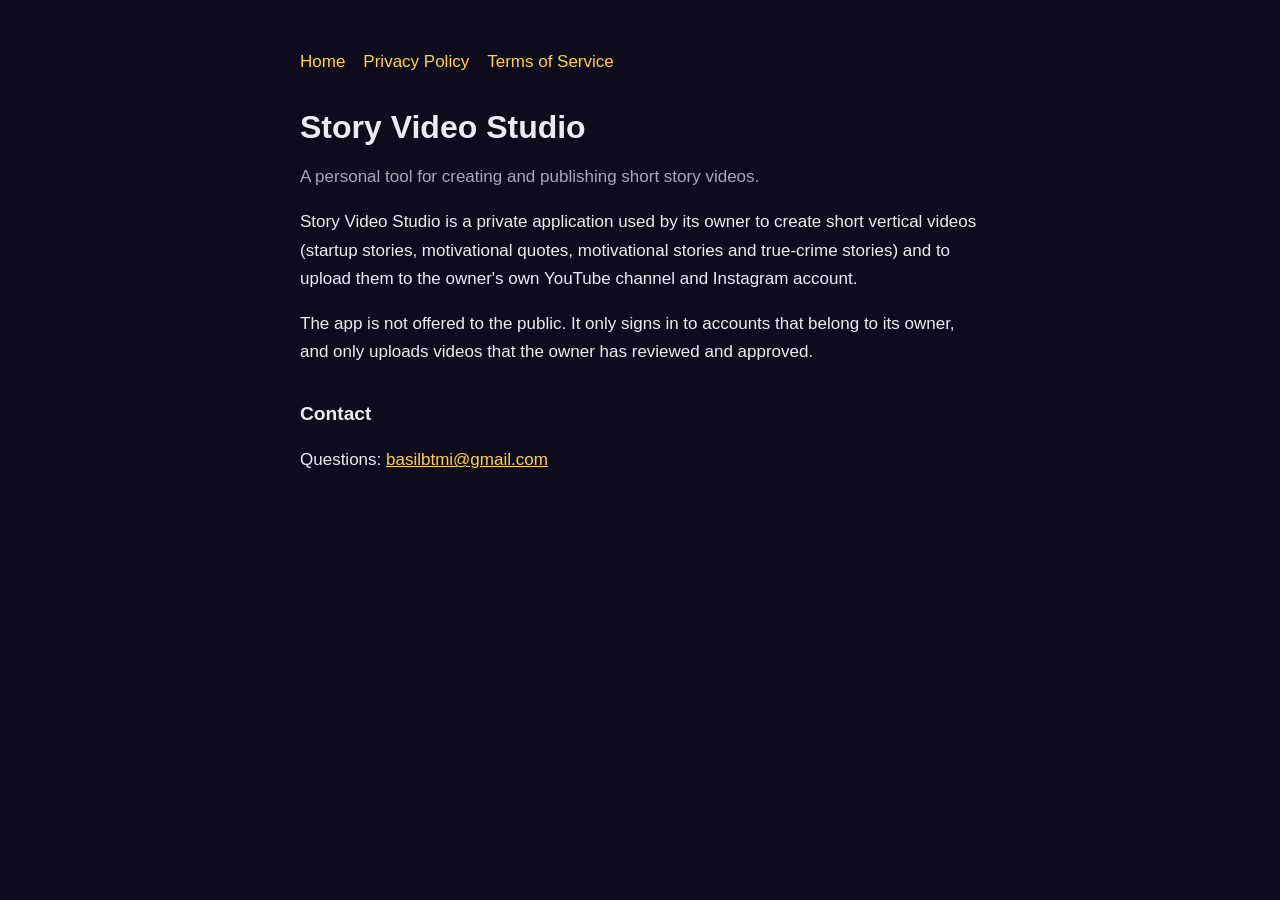
<file: index.html>
<!doctype html>
<html lang="en"><head><meta charset="utf-8"><meta name="viewport" content="width=device-width,initial-scale=1">
<title>Story Video Studio</title><link rel="stylesheet" href="style.css"></head>
<body><main>
<nav><a href="index.html">Home</a><a href="privacy.html">Privacy Policy</a><a href="terms.html">Terms of Service</a></nav>
<h1>Story Video Studio</h1>
<p class="muted">A personal tool for creating and publishing short story videos.</p>
<p>Story Video Studio is a private application used by its owner to create short vertical videos (startup stories, motivational quotes, motivational stories and true-crime stories) and to upload them to the owner's own YouTube channel and Instagram account.</p>
<p>The app is not offered to the public. It only signs in to accounts that belong to its owner, and only uploads videos that the owner has reviewed and approved.</p>
<h2>Contact</h2>
<p>Questions: <a href="mailto:basilbtmi@gmail.com">basilbtmi@gmail.com</a></p>
</main></body></html>
</file>
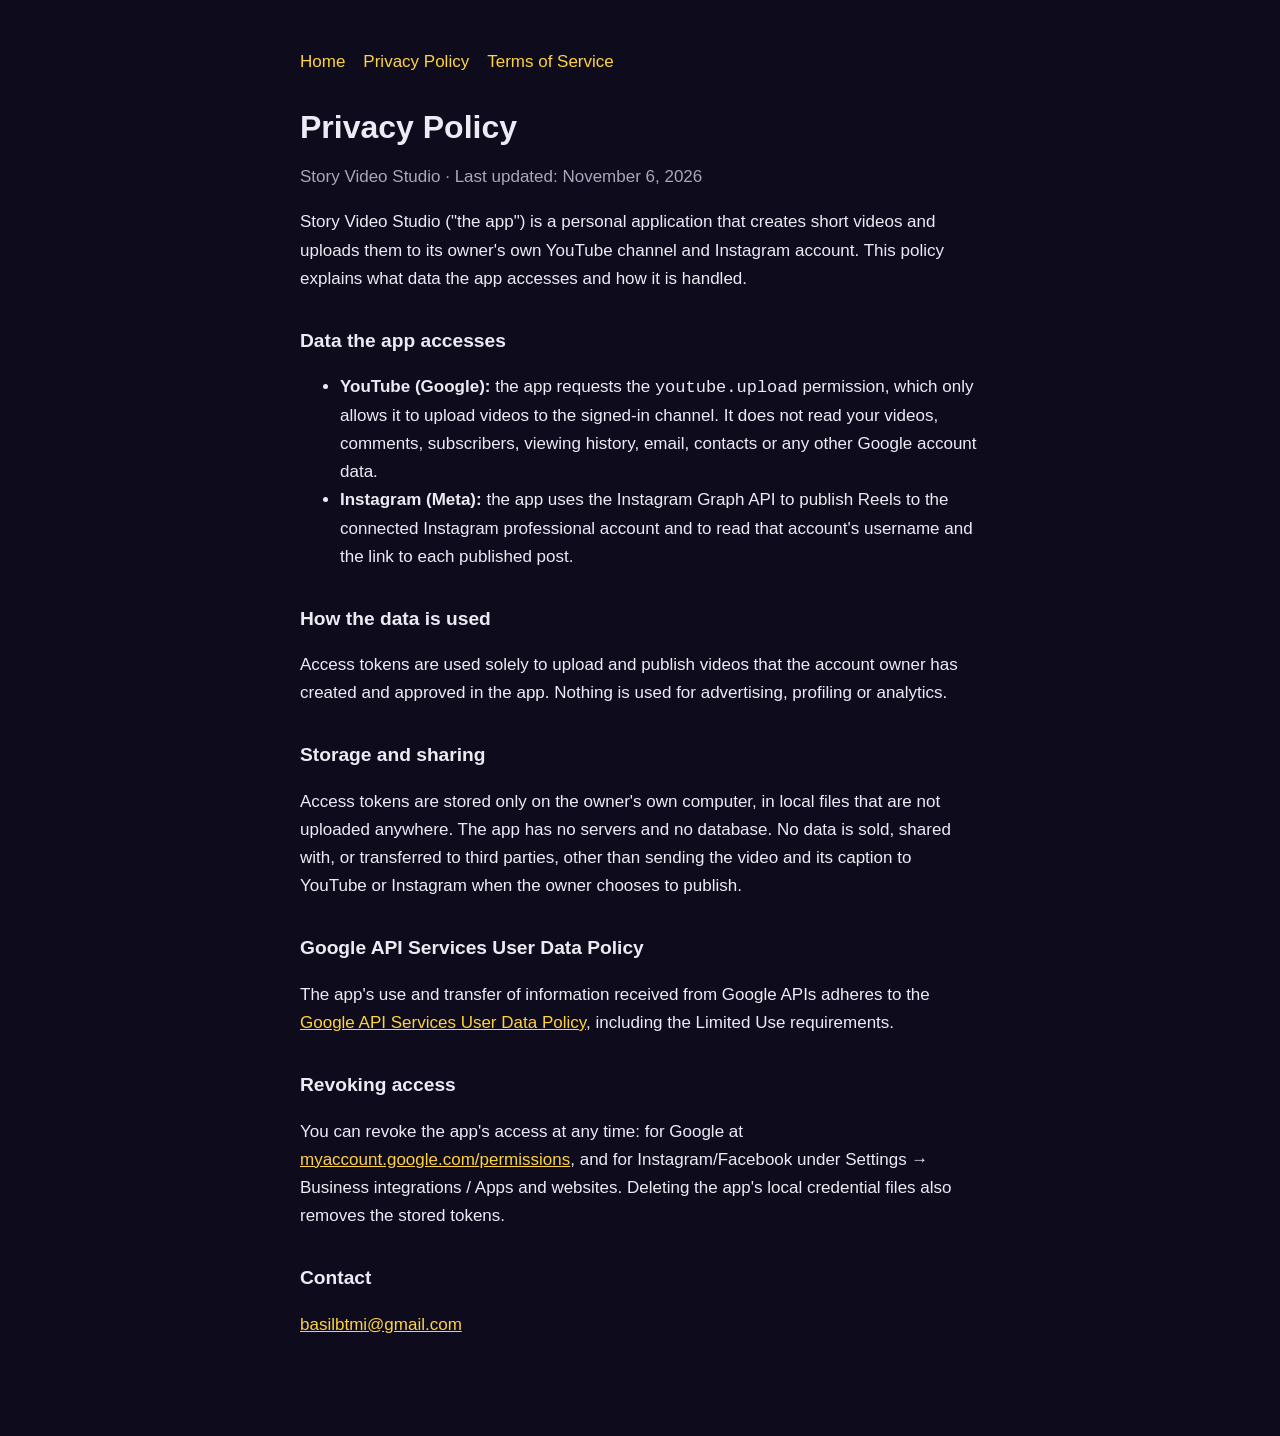
<file: privacy.html>
<!doctype html>
<html lang="en"><head><meta charset="utf-8"><meta name="viewport" content="width=device-width,initial-scale=1">
<title>Privacy Policy</title><link rel="stylesheet" href="style.css"></head>
<body><main>
<nav><a href="index.html">Home</a><a href="privacy.html">Privacy Policy</a><a href="terms.html">Terms of Service</a></nav>
<h1>Privacy Policy</h1>
<p class="muted">Story Video Studio · Last updated: November 6, 2026</p>

<p>Story Video Studio ("the app") is a personal application that creates short videos and uploads them to its owner's own YouTube channel and Instagram account. This policy explains what data the app accesses and how it is handled.</p>

<h2>Data the app accesses</h2>
<ul>
<li><strong>YouTube (Google):</strong> the app requests the <code>youtube.upload</code> permission, which only allows it to upload videos to the signed-in channel. It does not read your videos, comments, subscribers, viewing history, email, contacts or any other Google account data.</li>
<li><strong>Instagram (Meta):</strong> the app uses the Instagram Graph API to publish Reels to the connected Instagram professional account and to read that account's username and the link to each published post.</li>
</ul>

<h2>How the data is used</h2>
<p>Access tokens are used solely to upload and publish videos that the account owner has created and approved in the app. Nothing is used for advertising, profiling or analytics.</p>

<h2>Storage and sharing</h2>
<p>Access tokens are stored only on the owner's own computer, in local files that are not uploaded anywhere. The app has no servers and no database. No data is sold, shared with, or transferred to third parties, other than sending the video and its caption to YouTube or Instagram when the owner chooses to publish.</p>

<h2>Google API Services User Data Policy</h2>
<p>The app's use and transfer of information received from Google APIs adheres to the <a href="https://developers.google.com/terms/api-services-user-data-policy">Google API Services User Data Policy</a>, including the Limited Use requirements.</p>

<h2>Revoking access</h2>
<p>You can revoke the app's access at any time: for Google at <a href="https://myaccount.google.com/permissions">myaccount.google.com/permissions</a>, and for Instagram/Facebook under Settings → Business integrations / Apps and websites. Deleting the app's local credential files also removes the stored tokens.</p>

<h2>Contact</h2>
<p><a href="mailto:basilbtmi@gmail.com">basilbtmi@gmail.com</a></p>
</main></body></html>
</file>
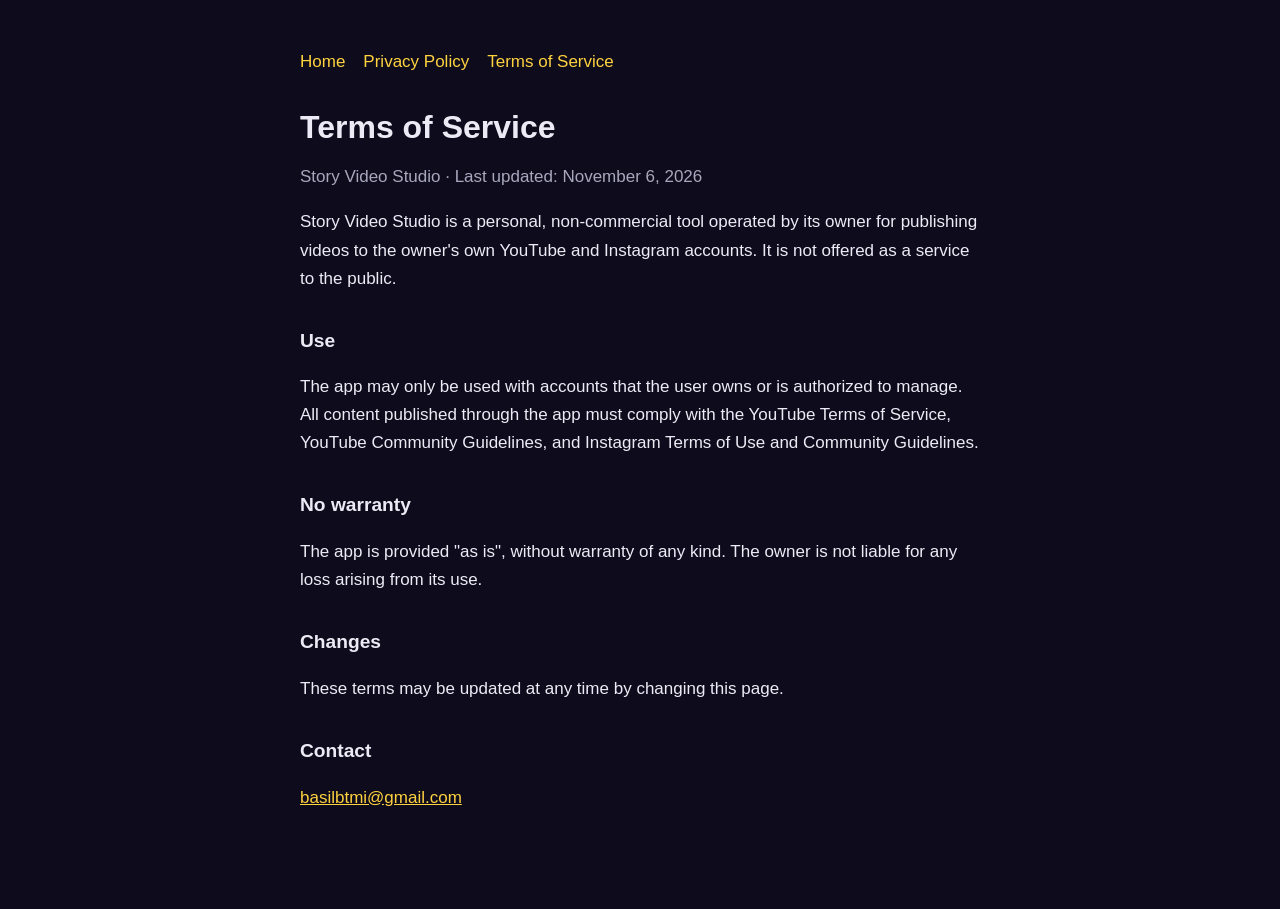
<file: terms.html>
<!doctype html>
<html lang="en"><head><meta charset="utf-8"><meta name="viewport" content="width=device-width,initial-scale=1">
<title>Terms of Service</title><link rel="stylesheet" href="style.css"></head>
<body><main>
<nav><a href="index.html">Home</a><a href="privacy.html">Privacy Policy</a><a href="terms.html">Terms of Service</a></nav>
<h1>Terms of Service</h1>
<p class="muted">Story Video Studio · Last updated: November 6, 2026</p>
<p>Story Video Studio is a personal, non-commercial tool operated by its owner for publishing videos to the owner's own YouTube and Instagram accounts. It is not offered as a service to the public.</p>
<h2>Use</h2>
<p>The app may only be used with accounts that the user owns or is authorized to manage. All content published through the app must comply with the YouTube Terms of Service, YouTube Community Guidelines, and Instagram Terms of Use and Community Guidelines.</p>
<h2>No warranty</h2>
<p>The app is provided "as is", without warranty of any kind. The owner is not liable for any loss arising from its use.</p>
<h2>Changes</h2>
<p>These terms may be updated at any time by changing this page.</p>
<h2>Contact</h2>
<p><a href="mailto:basilbtmi@gmail.com">basilbtmi@gmail.com</a></p>
</main></body></html>
</file>
<file: style.css>
:root{--bg:#0e0c1c;--fg:#ecebf5;--muted:#a9a7bd;--accent:#ffd23f}
*{box-sizing:border-box}body{margin:0;background:var(--bg);color:var(--fg);font:17px/1.65 -apple-system,BlinkMacSystemFont,"Segoe UI",Roboto,sans-serif}
main{max-width:720px;margin:0 auto;padding:48px 20px 80px}
h1{font-size:2rem;line-height:1.2;margin:0 0 8px}h2{font-size:1.2rem;margin:32px 0 8px}
p,li{color:var(--fg)}.muted{color:var(--muted)}a{color:var(--accent)}
nav{display:flex;gap:18px;flex-wrap:wrap;margin-bottom:32px}nav a{text-decoration:none}
</file>
